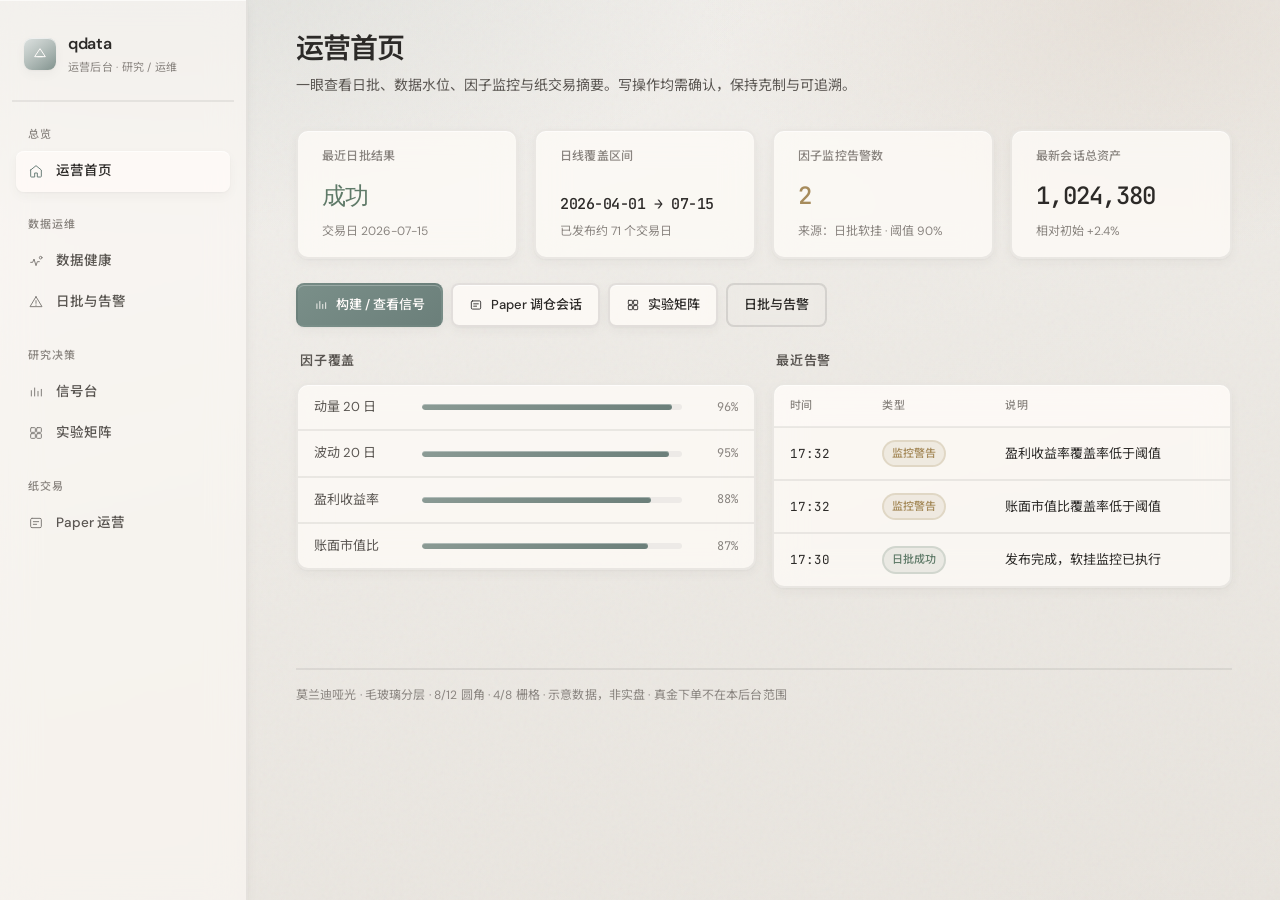
<file: ui/ops-console/index.html>
<!DOCTYPE html>
<html lang="zh-CN">
<head>
  <meta charset="UTF-8" />
  <meta name="viewport" content="width=device-width, initial-scale=1" />
  <title>qdata 运营后台</title>
  <link rel="preconnect" href="https://fonts.googleapis.com" />
  <link rel="preconnect" href="https://fonts.gstatic.com" crossorigin />
  <link href="https://fonts.googleapis.com/css2?family=DM+Sans:opsz,wght@9..40,400;9..40,500;9..40,600;9..40,700&family=JetBrains+Mono:wght@400;500&family=Noto+Sans+SC:wght@400;500;600;700&display=swap" rel="stylesheet" />
  <style>
    /* ========== 设计令牌：4/8 尺寸 · 莫兰迪 · 毛玻璃 ========== */
    :root {
      --space-1: 4px;
      --space-2: 8px;
      --space-3: 12px;
      --space-4: 16px;
      --space-5: 24px;
      --space-6: 32px;
      --space-7: 48px;
      --space-8: 64px;

      --r-sm: 8px;
      --r-md: 12px;

      --line: 2px;

      /* 低饱和莫兰迪 */
      --bg-0: #F3F1EE;
      --bg-1: #EDEAE5;
      --ink: #2C2A28;
      --ink-2: #5A5652;
      --ink-3: #8A8580;
      --surface: rgba(255, 252, 248, 0.72);
      --surface-solid: #FFFCFA;
      --glass: rgba(255, 252, 248, 0.55);
      --glass-strong: rgba(255, 252, 248, 0.78);
      --border: rgba(44, 42, 40, 0.08);
      --border-strong: rgba(44, 42, 40, 0.12);

      --accent: #6B7F7A;       /* 鼠尾草绿灰 */
      --accent-2: #8B7355;     /* 暖陶土灰 */
      --accent-soft: rgba(107, 127, 122, 0.12);
      --up: #5F7A68;
      --down: #A66A5E;
      --warn: #A68B5B;

      --shadow-1: 0 1px 2px rgba(44, 42, 40, 0.04), 0 4px 12px rgba(44, 42, 40, 0.04);
      --shadow-2: 0 2px 4px rgba(44, 42, 40, 0.05), 0 12px 28px rgba(44, 42, 40, 0.07);
      --shadow-hover: 0 4px 8px rgba(44, 42, 40, 0.06), 0 16px 40px rgba(44, 42, 40, 0.1);
      --highlight: inset 0 1px 0 rgba(255, 255, 255, 0.65);

      --font: "DM Sans", "Noto Sans SC", system-ui, sans-serif;
      --mono: "JetBrains Mono", ui-monospace, monospace;

      --nav-w: 248px;
      --grid-max: 1120px;
      --ease: cubic-bezier(0.22, 1, 0.36, 1);
      --dur: 220ms;
    }

    * { box-sizing: border-box; }
    html, body { height: 100%; margin: 0; }
    body {
      font-family: var(--font);
      color: var(--ink);
      font-size: 14px;
      line-height: 1.55;
      background:
        radial-gradient(1200px 600px at 10% -10%, rgba(168, 175, 168, 0.28), transparent 55%),
        radial-gradient(900px 500px at 90% 0%, rgba(196, 176, 156, 0.22), transparent 50%),
        linear-gradient(165deg, var(--bg-0) 0%, var(--bg-1) 48%, #E8E4DE 100%);
      background-attachment: fixed;
      -webkit-font-smoothing: antialiased;
    }

    /* 哑光噪点层（极弱） */
    body::before {
      content: "";
      position: fixed;
      inset: 0;
      pointer-events: none;
      opacity: 0.035;
      z-index: 0;
      background-image: url("data:image/svg+xml,%3Csvg viewBox='0 0 256 256' xmlns='http://www.w3.org/2000/svg'%3E%3Cfilter id='n'%3E%3CfeTurbulence type='fractalNoise' baseFrequency='0.85' numOctaves='4' stitchTiles='stitch'/%3E%3C/filter%3E%3Crect width='100%25' height='100%25' filter='url(%23n)'/%3E%3C/svg%3E");
    }

    .shell {
      position: relative;
      z-index: 1;
      display: grid;
      grid-template-columns: var(--nav-w) 1fr;
      min-height: 100%;
      gap: 0;
    }

    /* —— 侧栏：毛玻璃 —— */
    .nav {
      position: sticky;
      top: 0;
      height: 100vh;
      padding: var(--space-5) var(--space-3) var(--space-6);
      background: var(--glass);
      backdrop-filter: blur(18px) saturate(1.1);
      -webkit-backdrop-filter: blur(18px) saturate(1.1);
      border-right: var(--line) solid var(--border);
      box-shadow: var(--highlight), var(--shadow-1);
      overflow-y: auto;
    }

    .brand {
      display: flex;
      align-items: center;
      gap: var(--space-3);
      padding: var(--space-2) var(--space-3) var(--space-5);
      margin-bottom: var(--space-2);
      border-bottom: var(--line) solid var(--border);
    }
    .brand-mark {
      width: 32px;
      height: 32px;
      border-radius: var(--r-sm);
      background:
        linear-gradient(145deg, rgba(255,255,255,0.7), rgba(255,255,255,0.15)),
        linear-gradient(135deg, #8A9A94, #6B7F7A);
      box-shadow: var(--shadow-1), var(--highlight);
      display: grid;
      place-items: center;
      flex-shrink: 0;
    }
    .brand-mark svg { width: 16px; height: 16px; stroke: #FFFCFA; fill: none; stroke-width: 1.5; }
    .brand-text strong {
      display: block;
      font-size: 16px;
      font-weight: 600;
      letter-spacing: -0.02em;
      color: var(--ink);
    }
    .brand-text span {
      display: block;
      margin-top: 2px;
      font-size: 11px;
      color: var(--ink-3);
      letter-spacing: 0.02em;
    }

    .nav-group { margin-top: var(--space-5); padding: 0 var(--space-1); }
    .nav-label {
      font-size: 11px;
      font-weight: 500;
      color: var(--ink-3);
      letter-spacing: 0.1em;
      padding: 0 var(--space-3) var(--space-2);
    }

    .nav button {
      display: flex;
      align-items: center;
      gap: var(--space-3);
      width: 100%;
      text-align: left;
      border: none;
      background: transparent;
      color: var(--ink-2);
      font: inherit;
      font-size: 13.5px;
      font-weight: 500;
      padding: 10px var(--space-3);
      border-radius: var(--r-sm);
      cursor: pointer;
      transition: background var(--dur) var(--ease), color var(--dur) var(--ease), transform var(--dur) var(--ease);
    }
    .nav button svg {
      width: 16px;
      height: 16px;
      stroke: currentColor;
      fill: none;
      stroke-width: 1.5;
      stroke-linecap: round;
      stroke-linejoin: round;
      flex-shrink: 0;
      opacity: 0.75;
    }
    .nav button:hover {
      background: rgba(255, 255, 255, 0.45);
      color: var(--ink);
    }
    .nav button.active {
      background: var(--glass-strong);
      color: var(--ink);
      box-shadow: var(--shadow-1), var(--highlight);
    }
    .nav button.active svg { opacity: 1; stroke: var(--accent); }

    /* —— 主区 —— */
    .main {
      padding: var(--space-6) var(--space-7) var(--space-8);
      max-width: calc(var(--grid-max) + var(--space-7) * 2);
    }

    .page-head {
      margin-bottom: var(--space-6);
      max-width: 40em;
    }
    .page-head h1 {
      margin: 0 0 var(--space-2);
      font-size: 28px;
      font-weight: 600;
      letter-spacing: -0.03em;
      color: var(--ink);
      line-height: 1.2;
    }
    .page-head p {
      margin: 0;
      font-size: 14px;
      color: var(--ink-2);
      line-height: 1.65;
    }

    /* 卡片网格 */
    .metrics {
      display: grid;
      grid-template-columns: repeat(4, 1fr);
      gap: var(--space-4);
      margin-bottom: var(--space-5);
    }

    .card {
      background: var(--surface);
      backdrop-filter: blur(16px) saturate(1.05);
      -webkit-backdrop-filter: blur(16px) saturate(1.05);
      border: var(--line) solid var(--border);
      border-radius: var(--r-md);
      box-shadow: var(--shadow-1), var(--highlight);
      transition: transform var(--dur) var(--ease), box-shadow var(--dur) var(--ease), border-color var(--dur) var(--ease);
    }
    .card:hover {
      transform: translateY(-2px);
      box-shadow: var(--shadow-hover), var(--highlight);
      border-color: var(--border-strong);
    }

    .metric {
      padding: var(--space-4) var(--space-5);
      min-height: 112px;
      display: flex;
      flex-direction: column;
      justify-content: space-between;
    }
    .metric .label {
      font-size: 12px;
      font-weight: 500;
      color: var(--ink-3);
      letter-spacing: 0.02em;
    }
    .metric .value {
      font-family: var(--mono);
      font-size: 24px;
      font-weight: 500;
      font-variant-numeric: tabular-nums;
      letter-spacing: -0.03em;
      color: var(--ink);
      margin-top: var(--space-3);
    }
    .metric .value.sm { font-size: 15px; line-height: 1.35; }
    .metric .hint {
      margin-top: var(--space-2);
      font-size: 12px;
      color: var(--ink-3);
    }
    .metric .value.up { color: var(--up); }
    .metric .value.down { color: var(--down); }
    .metric .value.warn { color: var(--warn); }
    .metric .value.accent { color: var(--accent); }

    .section { margin-bottom: var(--space-6); }
    .section-head {
      display: flex;
      align-items: baseline;
      justify-content: space-between;
      margin-bottom: var(--space-3);
      padding: 0 var(--space-1);
    }
    .section-head h2 {
      margin: 0;
      font-size: 13px;
      font-weight: 600;
      letter-spacing: 0.06em;
      color: var(--ink-2);
    }

    .panel {
      padding: 0;
      overflow: hidden;
    }

    table {
      width: 100%;
      border-collapse: collapse;
      font-size: 13px;
    }
    th, td {
      text-align: left;
      padding: 12px var(--space-4);
      border-bottom: var(--line) solid var(--border);
    }
    th {
      font-weight: 500;
      font-size: 11px;
      letter-spacing: 0.04em;
      color: var(--ink-3);
      background: rgba(255, 252, 248, 0.4);
    }
    td { color: var(--ink); }
    td.num {
      font-family: var(--mono);
      font-variant-numeric: tabular-nums;
      font-size: 12.5px;
    }
    tr:last-child td { border-bottom: 0; }
    tbody tr {
      transition: background var(--dur) var(--ease);
    }
    tbody tr:hover td {
      background: rgba(107, 127, 122, 0.06);
    }

    .actions {
      display: flex;
      flex-wrap: wrap;
      gap: var(--space-2);
      margin-bottom: var(--space-5);
    }

    .btn {
      display: inline-flex;
      align-items: center;
      gap: var(--space-2);
      border: var(--line) solid var(--border-strong);
      background: var(--glass-strong);
      backdrop-filter: blur(10px);
      -webkit-backdrop-filter: blur(10px);
      color: var(--ink);
      font: inherit;
      font-size: 13px;
      font-weight: 500;
      padding: 10px var(--space-4);
      border-radius: var(--r-sm);
      cursor: pointer;
      box-shadow: var(--shadow-1), var(--highlight);
      transition: transform var(--dur) var(--ease), box-shadow var(--dur) var(--ease), background var(--dur) var(--ease);
    }
    .btn svg {
      width: 14px;
      height: 14px;
      stroke: currentColor;
      fill: none;
      stroke-width: 1.5;
      stroke-linecap: round;
      stroke-linejoin: round;
    }
    .btn:hover {
      transform: translateY(-1px);
      box-shadow: var(--shadow-2), var(--highlight);
    }
    .btn:active { transform: translateY(0); }
    .btn.primary {
      background: linear-gradient(145deg, #7A8F89 0%, var(--accent) 100%);
      border-color: transparent;
      color: #FFFCFA;
      box-shadow: var(--shadow-1), inset 0 1px 0 rgba(255,255,255,0.25);
    }
    .btn.primary:hover { filter: brightness(1.03); }
    .btn.ghost {
      background: transparent;
      box-shadow: none;
    }
    .btn.sm { padding: 6px 10px; font-size: 12px; }

    .status {
      display: inline-flex;
      align-items: center;
      gap: 4px;
      font-size: 11px;
      font-weight: 500;
      padding: 3px 8px;
      border-radius: 999px;
      border: var(--line) solid transparent;
    }
    .status.ok {
      color: var(--up);
      background: rgba(95, 122, 104, 0.1);
      border-color: rgba(95, 122, 104, 0.18);
    }
    .status.fail {
      color: var(--down);
      background: rgba(166, 106, 94, 0.1);
      border-color: rgba(166, 106, 94, 0.18);
    }
    .status.warn {
      color: var(--warn);
      background: rgba(166, 139, 91, 0.12);
      border-color: rgba(166, 139, 91, 0.2);
    }

    .split {
      display: grid;
      grid-template-columns: 1fr 1fr;
      gap: var(--space-4);
    }

    .bar-row {
      display: grid;
      grid-template-columns: 96px 1fr 44px;
      gap: var(--space-3);
      align-items: center;
      padding: 12px var(--space-4);
      border-bottom: var(--line) solid var(--border);
      font-size: 13px;
      color: var(--ink-2);
    }
    .bar-row:last-child { border-bottom: 0; }
    .bar-track {
      height: 6px;
      background: rgba(44, 42, 40, 0.06);
      border-radius: 999px;
      overflow: hidden;
    }
    .bar-fill {
      height: 100%;
      border-radius: inherit;
      background: linear-gradient(90deg, #8A9A94, var(--accent));
      box-shadow: inset 0 1px 0 rgba(255,255,255,0.35);
    }
    .bar-row .num {
      font-family: var(--mono);
      font-size: 12px;
      text-align: right;
      color: var(--ink-3);
    }

    .page { display: none; animation: fadeIn 320ms var(--ease); }
    .page.active { display: block; }

    @keyframes fadeIn {
      from { opacity: 0; transform: translateY(6px); }
      to { opacity: 1; transform: translateY(0); }
    }

    .foot {
      margin-top: var(--space-7);
      padding-top: var(--space-4);
      border-top: var(--line) solid var(--border);
      font-size: 12px;
      color: var(--ink-3);
      letter-spacing: 0.01em;
    }

    /* 响应式 */
    @media (max-width: 1100px) {
      .metrics { grid-template-columns: repeat(2, 1fr); }
    }
    @media (max-width: 900px) {
      .shell { grid-template-columns: 1fr; }
      .nav {
        height: auto;
        position: relative;
        border-right: 0;
        border-bottom: var(--line) solid var(--border);
      }
      .split { grid-template-columns: 1fr; }
      .main { padding: var(--space-5) var(--space-4) var(--space-7); }
      .page-head h1 { font-size: 24px; }
    }
    @media (max-width: 520px) {
      .metrics { grid-template-columns: 1fr; }
    }
  </style>
</head>
<body>
  <!-- 细线 icon 模板（等距轻描） -->
  <svg xmlns="http://www.w3.org/2000/svg" style="display:none">
    <symbol id="i-home" viewBox="0 0 24 24"><path d="M4 10.5 12 4l8 6.5V20a1 1 0 0 1-1 1h-5v-6H10v6H5a1 1 0 0 1-1-1v-9.5z"/></symbol>
    <symbol id="i-health" viewBox="0 0 24 24"><path d="M4 14h3l2-5 3 10 2-6h3"/><circle cx="19" cy="7" r="2"/></symbol>
    <symbol id="i-alert" viewBox="0 0 24 24"><path d="M12 4 3 19h18L12 4z"/><path d="M12 10v4M12 16.5v.5"/></symbol>
    <symbol id="i-signal" viewBox="0 0 24 24"><path d="M5 18V10M10 18V6M15 18v-7M20 18V8"/></symbol>
    <symbol id="i-grid" viewBox="0 0 24 24"><rect x="4" y="4" width="7" height="7" rx="1"/><rect x="13" y="4" width="7" height="7" rx="1"/><rect x="4" y="13" width="7" height="7" rx="1"/><rect x="13" y="13" width="7" height="7" rx="1"/></symbol>
    <symbol id="i-paper" viewBox="0 0 24 24"><rect x="4" y="5" width="16" height="14" rx="2"/><path d="M8 10h8M8 14h5"/></symbol>
    <symbol id="i-mark" viewBox="0 0 24 24"><circle cx="12" cy="12" r="8"/><path d="M12 8v4l3 2"/></symbol>
    <symbol id="i-export" viewBox="0 0 24 24"><path d="M12 4v10M8 8l4-4 4 4M5 16v3h14v-3"/></symbol>
    <symbol id="i-arrow" viewBox="0 0 24 24"><path d="M5 12h14M13 6l6 6-6 6"/></symbol>
    <symbol id="i-logo" viewBox="0 0 24 24"><path d="M4 16 12 4l8 12H4z"/><path d="M8 16h8"/></symbol>
  </svg>

  <div class="shell">
    <aside class="nav">
      <div class="brand">
        <div class="brand-mark" aria-hidden="true">
          <svg><use href="#i-logo"/></svg>
        </div>
        <div class="brand-text">
          <strong>qdata</strong>
          <span>运营后台 · 研究 / 运维</span>
        </div>
      </div>

      <div class="nav-group">
        <div class="nav-label">总览</div>
        <button type="button" class="active" data-page="home">
          <svg><use href="#i-home"/></svg>运营首页
        </button>
      </div>
      <div class="nav-group">
        <div class="nav-label">数据运维</div>
        <button type="button" data-page="health">
          <svg><use href="#i-health"/></svg>数据健康
        </button>
        <button type="button" data-page="ops">
          <svg><use href="#i-alert"/></svg>日批与告警
        </button>
      </div>
      <div class="nav-group">
        <div class="nav-label">研究决策</div>
        <button type="button" data-page="signal">
          <svg><use href="#i-signal"/></svg>信号台
        </button>
        <button type="button" data-page="experiment">
          <svg><use href="#i-grid"/></svg>实验矩阵
        </button>
      </div>
      <div class="nav-group">
        <div class="nav-label">纸交易</div>
        <button type="button" data-page="paper">
          <svg><use href="#i-paper"/></svg>Paper 运营
        </button>
      </div>
    </aside>

    <main class="main">
      <!-- 运营首页 -->
      <section id="page-home" class="page active">
        <div class="page-head">
          <h1>运营首页</h1>
          <p>一眼查看日批、数据水位、因子监控与纸交易摘要。写操作均需确认，保持克制与可追溯。</p>
        </div>

        <div class="metrics">
          <div class="card metric">
            <div class="label">最近日批结果</div>
            <div>
              <div class="value up">成功</div>
              <div class="hint">交易日 2026-07-15</div>
            </div>
          </div>
          <div class="card metric">
            <div class="label">日线覆盖区间</div>
            <div>
              <div class="value sm">2026-04-01 → 07-15</div>
              <div class="hint">已发布约 71 个交易日</div>
            </div>
          </div>
          <div class="card metric">
            <div class="label">因子监控告警数</div>
            <div>
              <div class="value warn">2</div>
              <div class="hint">来源：日批软挂 · 阈值 90%</div>
            </div>
          </div>
          <div class="card metric">
            <div class="label">最新会话总资产</div>
            <div>
              <div class="value">1,024,380</div>
              <div class="hint">相对初始 +2.4%</div>
            </div>
          </div>
        </div>

        <div class="actions">
          <button type="button" class="btn primary" data-page="signal">
            <svg><use href="#i-signal"/></svg>构建 / 查看信号
          </button>
          <button type="button" class="btn" data-page="paper">
            <svg><use href="#i-paper"/></svg>Paper 调仓会话
          </button>
          <button type="button" class="btn" data-page="experiment">
            <svg><use href="#i-grid"/></svg>实验矩阵
          </button>
          <button type="button" class="btn ghost" data-page="ops">日批与告警</button>
        </div>

        <div class="split">
          <div class="section">
            <div class="section-head"><h2>因子覆盖</h2></div>
            <div class="card panel">
              <div class="bar-row"><span>动量 20 日</span><div class="bar-track"><div class="bar-fill" style="width:96%"></div></div><span class="num">96%</span></div>
              <div class="bar-row"><span>波动 20 日</span><div class="bar-track"><div class="bar-fill" style="width:95%"></div></div><span class="num">95%</span></div>
              <div class="bar-row"><span>盈利收益率</span><div class="bar-track"><div class="bar-fill" style="width:88%"></div></div><span class="num">88%</span></div>
              <div class="bar-row"><span>账面市值比</span><div class="bar-track"><div class="bar-fill" style="width:87%"></div></div><span class="num">87%</span></div>
            </div>
          </div>
          <div class="section">
            <div class="section-head"><h2>最近告警</h2></div>
            <div class="card panel">
              <table>
                <thead><tr><th>时间</th><th>类型</th><th>说明</th></tr></thead>
                <tbody>
                  <tr><td class="num">17:32</td><td><span class="status warn">监控警告</span></td><td>盈利收益率覆盖率低于阈值</td></tr>
                  <tr><td class="num">17:32</td><td><span class="status warn">监控警告</span></td><td>账面市值比覆盖率低于阈值</td></tr>
                  <tr><td class="num">17:30</td><td><span class="status ok">日批成功</span></td><td>发布完成，软挂监控已执行</td></tr>
                </tbody>
              </table>
            </div>
          </div>
        </div>
      </section>

      <!-- 数据健康 -->
      <section id="page-health" class="page">
        <div class="page-head">
          <h1>数据健康</h1>
          <p>发布连续性、全市场行数与验收状态。研究读数前请先确认此处状态正常。</p>
        </div>
        <div class="metrics">
          <div class="card metric">
            <div class="label">最新发布日</div>
            <div><div class="value sm">2026-07-15</div><div class="hint">数据集版本</div></div>
          </div>
          <div class="card metric">
            <div class="label">连续发布天数</div>
            <div><div class="value accent">11</div><div class="hint">区间内无断档</div></div>
          </div>
          <div class="card metric">
            <div class="label">全市场行数</div>
            <div><div class="value">5,201</div><div class="hint">当日日线</div></div>
          </div>
          <div class="card metric">
            <div class="label">验收状态</div>
            <div><div class="value up">通过</div><div class="hint">发布验收</div></div>
          </div>
        </div>
        <div class="section">
          <div class="section-head"><h2>水位明细</h2></div>
          <div class="card panel">
            <table>
              <thead>
                <tr><th>数据表</th><th>中文说明</th><th>起始日</th><th>截止日</th><th>行数</th></tr>
              </thead>
              <tbody>
                <tr><td class="num">daily_bar</td><td>日线行情</td><td class="num">2026-04-01</td><td class="num">2026-07-15</td><td class="num">369,257</td></tr>
                <tr><td class="num">daily_basic</td><td>每日估值指标</td><td class="num">2026-01-02</td><td class="num">2026-07-15</td><td class="num">722,000</td></tr>
                <tr><td class="num">fin_statement</td><td>财务报表（时点正确）</td><td class="num">—</td><td class="num">—</td><td class="num">23,623</td></tr>
                <tr><td class="num">factor_value</td><td>种子因子</td><td class="num">2026-07-01</td><td class="num">2026-07-15</td><td class="num">~57,000 / 因子</td></tr>
              </tbody>
            </table>
          </div>
        </div>
      </section>

      <!-- 日批与告警 -->
      <section id="page-ops" class="page">
        <div class="page-head">
          <h1>日批与告警</h1>
          <p>区分硬失败与软监控：日批失败阻断发布；因子监控警告不阻断。</p>
        </div>
        <div class="metrics">
          <div class="card metric">
            <div class="label">今日日批</div>
            <div><div class="value up">成功</div><div class="hint">含增量数据 / 行业 / 因子</div></div>
          </div>
          <div class="card metric">
            <div class="label">软挂监控</div>
            <div><div class="value accent">已执行</div><div class="hint">日批后自动触发</div></div>
          </div>
          <div class="card metric">
            <div class="label">硬失败次数</div>
            <div><div class="value">0</div><div class="hint">近 5 个交易日</div></div>
          </div>
          <div class="card metric">
            <div class="label">监控警告次数</div>
            <div><div class="value warn">2</div><div class="hint">不阻断发布</div></div>
          </div>
        </div>
        <div class="section">
          <div class="section-head"><h2>事件流</h2></div>
          <div class="card panel">
            <table>
              <thead><tr><th>级别</th><th>标题</th><th>中文说明</th></tr></thead>
              <tbody>
                <tr><td><span class="status ok">成功</span></td><td class="num">daily_run OK</td><td>日批成功，数据已发布</td></tr>
                <tr><td><span class="status warn">警告</span></td><td class="num">factor_monitor WARN</td><td>因子监控警告，覆盖率偏低</td></tr>
                <tr><td><span class="status fail">失败</span></td><td class="num">daily_run FAIL</td><td>日批失败（示例文案）</td></tr>
              </tbody>
            </table>
          </div>
        </div>
      </section>

      <!-- 信号台 -->
      <section id="page-signal" class="page">
        <div class="page-head">
          <h1>信号台</h1>
          <p>查看信号日目标权重、行业暴露与可交易性；支持批量研判与调仓衔接。</p>
        </div>
        <div class="metrics">
          <div class="card metric">
            <div class="label">信号日</div>
            <div><div class="value sm">2026-07-15</div><div class="hint">asof</div></div>
          </div>
          <div class="card metric">
            <div class="label">因子 / 加权</div>
            <div><div class="value sm">盈利收益率 / 等权</div><div class="hint">ep · equal</div></div>
          </div>
          <div class="card metric">
            <div class="label">成分数</div>
            <div><div class="value">50</div><div class="hint">权重合计 1.0000</div></div>
          </div>
          <div class="card metric">
            <div class="label">不可交易数</div>
            <div><div class="value warn">3</div><div class="hint">涨跌停或停牌预览</div></div>
          </div>
        </div>
        <div class="actions">
          <button type="button" class="btn primary"><svg><use href="#i-mark"/></svg>批量研判 TopN</button>
          <button type="button" class="btn"><svg><use href="#i-export"/></svg>导出权重</button>
          <button type="button" class="btn" data-page="paper"><svg><use href="#i-arrow"/></svg>据此调仓</button>
        </div>
        <div class="section">
          <div class="section-head"><h2>目标权重（示意前 6 名）</h2></div>
          <div class="card panel">
            <table>
              <thead>
                <tr><th>代码</th><th>权重</th><th>可交易</th><th>操作</th></tr>
              </thead>
              <tbody>
                <tr><td class="num">600519.SH</td><td class="num">0.0200</td><td><span class="status ok">可交易</span></td><td><button class="btn sm ghost">打开研判</button></td></tr>
                <tr><td class="num">000858.SZ</td><td class="num">0.0200</td><td><span class="status ok">可交易</span></td><td><button class="btn sm ghost">打开研判</button></td></tr>
                <tr><td class="num">601318.SH</td><td class="num">0.0200</td><td><span class="status warn">受限</span></td><td><button class="btn sm ghost">打开研判</button></td></tr>
                <tr><td class="num">600036.SH</td><td class="num">0.0200</td><td><span class="status ok">可交易</span></td><td><button class="btn sm ghost">打开研判</button></td></tr>
                <tr><td class="num">000333.SZ</td><td class="num">0.0200</td><td><span class="status ok">可交易</span></td><td><button class="btn sm ghost">打开研判</button></td></tr>
                <tr><td class="num">600276.SH</td><td class="num">0.0200</td><td><span class="status fail">阻断</span></td><td><button class="btn sm ghost">打开研判</button></td></tr>
              </tbody>
            </table>
          </div>
        </div>
      </section>

      <!-- 实验矩阵 -->
      <section id="page-experiment" class="page">
        <div class="page-head">
          <h1>实验矩阵</h1>
          <p>对比因子与加权方式的回测指标；选中最优单元后可显式挂钩纸交易调仓。</p>
        </div>
        <div class="section">
          <div class="section-head"><h2>指标对比</h2></div>
          <div class="card panel">
            <table>
              <thead>
                <tr>
                  <th>因子</th>
                  <th>加权方式</th>
                  <th>夏普比率</th>
                  <th>年化收益</th>
                  <th>最大回撤</th>
                  <th>状态</th>
                </tr>
              </thead>
              <tbody>
                <tr>
                  <td>盈利收益率</td><td>等权</td>
                  <td class="num up">7.56</td><td class="num">139.6%</td><td class="num">-2.96%</td>
                  <td><span class="status ok">成功</span></td>
                </tr>
                <tr>
                  <td>盈利收益率</td><td>行业中性</td>
                  <td class="num up">6.75</td><td class="num">147.2%</td><td class="num">-3.67%</td>
                  <td><span class="status ok">成功</span></td>
                </tr>
                <tr>
                  <td>动量 20 日</td><td>等权</td>
                  <td class="num down">-2.25</td><td class="num down">-95.9%</td><td class="num">-13.6%</td>
                  <td><span class="status ok">成功</span></td>
                </tr>
              </tbody>
            </table>
          </div>
        </div>
        <div class="actions">
          <button type="button" class="btn primary">用最优单元挂钩调仓</button>
          <button type="button" class="btn ghost">查看实验编号</button>
        </div>
      </section>

      <!-- Paper -->
      <section id="page-paper" class="page">
        <div class="page-head">
          <h1>Paper 运营</h1>
          <p>查看会话账户、成交拒单与日终盯市；支持多会话横向对比。</p>
        </div>
        <div class="metrics">
          <div class="card metric">
            <div class="label">现金</div>
            <div><div class="value">412,000</div><div class="hint">未投入部分</div></div>
          </div>
          <div class="card metric">
            <div class="label">持仓市值</div>
            <div><div class="value">612,380</div><div class="hint">按调仓日价</div></div>
          </div>
          <div class="card metric">
            <div class="label">总资产</div>
            <div><div class="value">1,024,380</div><div class="hint">现金 + 市值</div></div>
          </div>
          <div class="card metric">
            <div class="label">成交 / 拒单</div>
            <div><div class="value sm">48 / 2</div><div class="hint">含风控拒单</div></div>
          </div>
        </div>
        <div class="metrics">
          <div class="card metric">
            <div class="label">盯市日总资产</div>
            <div><div class="value">1,031,200</div><div class="hint">盯市日 2026-07-15</div></div>
          </div>
          <div class="card metric">
            <div class="label">相对初始盈亏</div>
            <div><div class="value up">+31,200</div><div class="hint">相对初始资金</div></div>
          </div>
          <div class="card metric">
            <div class="label">相对调仓盈亏</div>
            <div><div class="value up">+6,820</div><div class="hint">相对调仓后快照</div></div>
          </div>
          <div class="card metric">
            <div class="label">实验挂钩</div>
            <div><div class="value sm">盈利收益率 / 等权</div><div class="hint">已启用挂钩</div></div>
          </div>
        </div>
        <div class="actions">
          <button type="button" class="btn primary"><svg><use href="#i-mark"/></svg>执行日终盯市</button>
          <button type="button" class="btn">对比所选会话</button>
        </div>
        <div class="section">
          <div class="section-head"><h2>会话对比</h2></div>
          <div class="card panel">
            <table>
              <thead>
                <tr>
                  <th>会话编号</th>
                  <th>信号日</th>
                  <th>总资产</th>
                  <th>成交笔数</th>
                  <th>相对初始盈亏</th>
                </tr>
              </thead>
              <tbody>
                <tr>
                  <td class="num">ps_…5b921d60</td>
                  <td class="num">2026-07-15</td>
                  <td class="num">1,024,380</td>
                  <td class="num">48</td>
                  <td class="num up">+24,380</td>
                </tr>
                <tr>
                  <td class="num">ps_…4561fd89</td>
                  <td class="num">2026-07-15</td>
                  <td class="num">998,120</td>
                  <td class="num">41</td>
                  <td class="num down">-1,880</td>
                </tr>
              </tbody>
            </table>
          </div>
        </div>
      </section>

      <div class="foot">
        莫兰迪哑光 · 毛玻璃分层 · 8/12 圆角 · 4/8 栅格 · 示意数据，非实盘 · 真金下单不在本后台范围
      </div>
    </main>
  </div>

  <script>
    const buttons = document.querySelectorAll("[data-page]");
    const pages = document.querySelectorAll(".page");
    const navBtns = document.querySelectorAll(".nav button[data-page]");

    function show(id) {
      pages.forEach((p) => {
        const on = p.id === "page-" + id;
        p.classList.toggle("active", on);
        if (on) {
          p.style.animation = "none";
          void p.offsetWidth;
          p.style.animation = "";
        }
      });
      navBtns.forEach((b) => b.classList.toggle("active", b.dataset.page === id));
      window.scrollTo({ top: 0, behavior: "smooth" });
    }

    buttons.forEach((b) => {
      b.addEventListener("click", () => show(b.dataset.page));
    });
  </script>
</body>
</html>
</file>
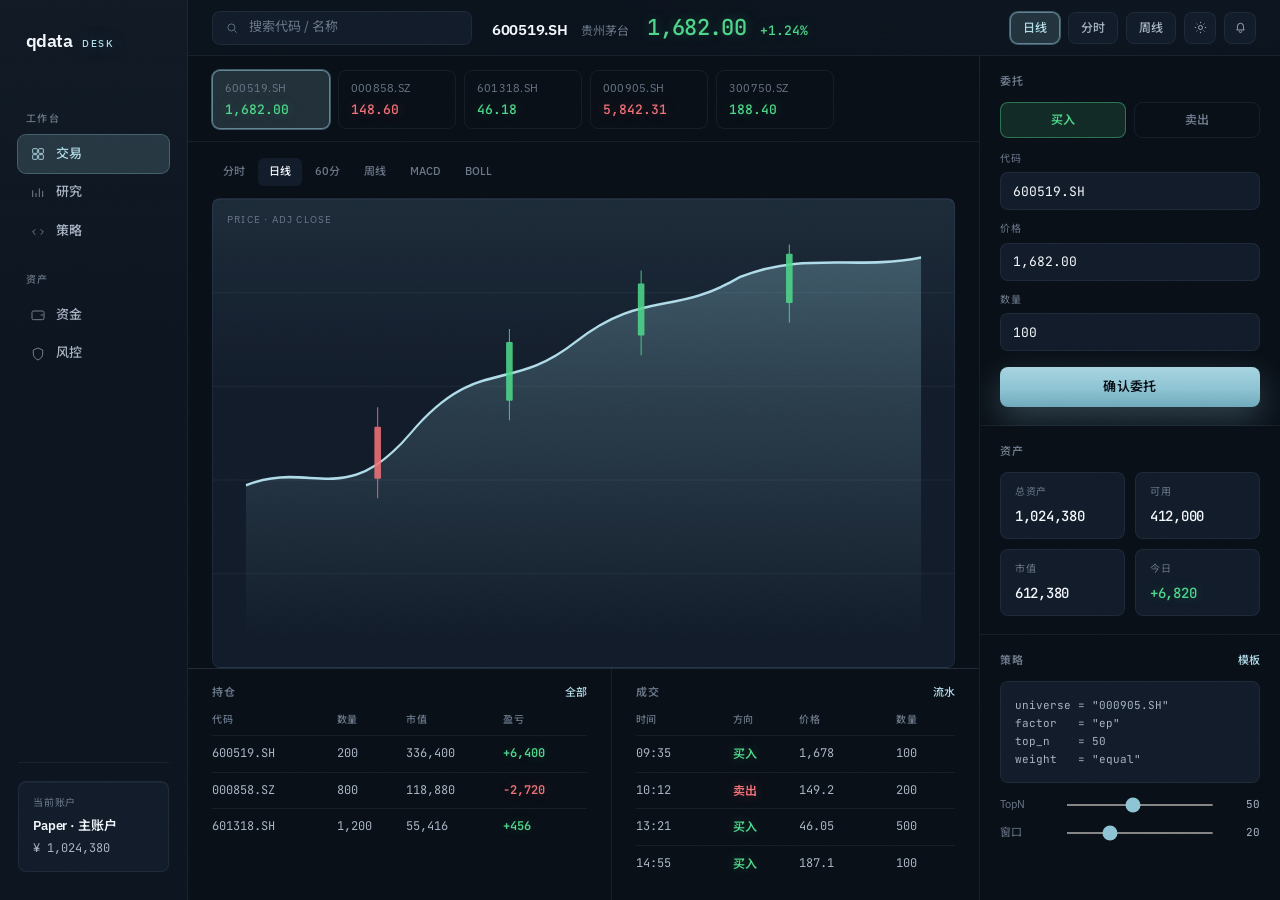
<file: ui/trading-terminal/index.html>
<!DOCTYPE html>
<html lang="zh-CN" data-theme="dark">
<head>
  <meta charset="UTF-8" />
  <meta name="viewport" content="width=device-width, initial-scale=1" />
  <title>qdata · Institutional Terminal</title>
  <link rel="preconnect" href="https://fonts.googleapis.com" />
  <link rel="preconnect" href="https://fonts.gstatic.com" crossorigin />
  <link href="https://fonts.googleapis.com/css2?family=IBM+Plex+Sans:wght@400;500;600;700&family=JetBrains+Mono:wght@400;500;600&family=Noto+Sans+SC:wght@400;500;600&display=swap" rel="stylesheet" />
  <style>
    :root {
      --pad: 8px;
      --r: 8px;
      --font: "IBM Plex Sans", "Noto Sans SC", system-ui, sans-serif;
      --mono: "JetBrains Mono", ui-monospace, monospace;
      --ease: cubic-bezier(0.16, 1, 0.3, 1);
      --nav: 212px;
      --rail: 328px;
    }

    html[data-theme="dark"] {
      --bg: #0A1018;
      --bg-2: #0D1520;
      --panel: #121C2A;
      --panel-2: #172433;
      --line: rgba(160, 190, 220, 0.08);
      --line-2: rgba(160, 190, 220, 0.14);
      --text: #F4F8FC;
      --text-2: #A8B4C4;
      --text-3: #6A788A;
      --accent: #8EC4D4;
      --accent-hi: #B0DBE8;
      --accent-dim: rgba(142, 196, 212, 0.18);
      --up: #4ED68A;
      --down: #F07178;
      --glow: 0 0 0 1px rgba(142, 196, 212, 0.42);
      --shade: 0 20px 56px rgba(0, 0, 0, 0.5);
      --inset: inset 0 1px 0 rgba(180, 210, 230, 0.05);
      --atmosphere: radial-gradient(900px 420px at 78% -12%, rgba(142, 196, 212, 0.12), transparent 55%);
      --btn-grad: linear-gradient(180deg, #A8D4E0 0%, #8EC4D4 55%, #6FAABB 100%);
      --btn-text: #0A1018;
      --grain-opacity: 0.038;
      --frost-opacity: 0.022;
    }

    html[data-theme="light"] {
      --bg: #EEF2F6;
      --bg-2: #E4EAF1;
      --panel: #F7FAFC;
      --panel-2: #EEF3F8;
      --line: rgba(20, 40, 60, 0.08);
      --line-2: rgba(20, 40, 60, 0.14);
      --text: #0E1620;
      --text-2: #3A4A5C;
      --text-3: #6B7A8C;
      --accent: #4A8A9E;
      --accent-hi: #2F6A7E;
      --accent-dim: rgba(74, 138, 158, 0.14);
      --up: #1A9B4F;
      --down: #D64545;
      --glow: 0 0 0 1px rgba(74, 138, 158, 0.38);
      --shade: 0 14px 40px rgba(18, 32, 48, 0.1);
      --inset: inset 0 1px 0 rgba(255, 255, 255, 0.85);
      --atmosphere: radial-gradient(900px 420px at 78% -12%, rgba(74, 138, 158, 0.1), transparent 55%);
      --btn-grad: linear-gradient(180deg, #5A9BB0 0%, #4A8A9E 55%, #3A7386 100%);
      --btn-text: #F7FAFC;
      --grain-opacity: 0.028;
      --frost-opacity: 0.016;
    }

    * { box-sizing: border-box; margin: 0; padding: 0; }
    html, body { height: 100%; }
    body {
      font-family: var(--font);
      font-size: 13px;
      color: var(--text);
      background: var(--bg);
      line-height: 1.45;
      overflow: hidden;
      -webkit-font-smoothing: antialiased;
    }
    /* Frosted film grain over the desk (pointer-events none) */
    body::before,
    body::after {
      content: "";
      position: fixed;
      inset: 0;
      z-index: 40;
      pointer-events: none;
    }
    body::before {
      opacity: var(--grain-opacity);
      mix-blend-mode: soft-light;
      /* lower baseFrequency + larger tile = coarser grain */
      background-image: url("data:image/svg+xml,%3Csvg viewBox='0 0 256 256' xmlns='http://www.w3.org/2000/svg'%3E%3Cfilter id='n'%3E%3CfeTurbulence type='fractalNoise' baseFrequency='0.45' numOctaves='3' stitchTiles='stitch'/%3E%3CfeColorMatrix type='saturate' values='0'/%3E%3C/filter%3E%3Crect width='100%25' height='100%25' filter='url(%23n)'/%3E%3C/svg%3E");
      background-size: 280px 280px;
      background-repeat: repeat;
    }
    body::after {
      opacity: var(--frost-opacity);
      mix-blend-mode: overlay;
      background:
        radial-gradient(2px 2px at 18% 28%, rgba(255,255,255,0.45), transparent 3.5px),
        radial-gradient(1.6px 1.6px at 72% 58%, rgba(255,255,255,0.3), transparent 3px),
        radial-gradient(1.8px 1.8px at 42% 82%, rgba(200,220,240,0.24), transparent 3.2px),
        radial-gradient(1.4px 1.4px at 88% 18%, rgba(255,255,255,0.22), transparent 2.8px);
      background-size: 180px 180px, 240px 240px, 300px 300px, 210px 210px;
    }
    @media (prefers-reduced-motion: reduce) {
      *, *::before, *::after {
        animation-duration: 0.01ms !important;
        transition-duration: 0.01ms !important;
      }
    }

    button, input, select {
      font: inherit;
      color: inherit;
      border: none;
      background: none;
      outline: none;
    }
    button { cursor: pointer; }
    button:focus-visible, a:focus-visible, input:focus-visible, select:focus-visible {
      outline: 2px solid var(--accent);
      outline-offset: 2px;
    }
    .mono { font-family: var(--mono); font-variant-numeric: tabular-nums; }
    .up {
      color: var(--up);
      font-weight: 600;
      text-shadow: 0 0 12px color-mix(in srgb, var(--up) 28%, transparent);
    }
    .down {
      color: var(--down);
      font-weight: 600;
      text-shadow: 0 0 12px color-mix(in srgb, var(--down) 28%, transparent);
    }

    .app {
      display: grid;
      grid-template-columns: var(--nav) 1fr;
      height: 100vh;
    }

    .nav {
      background:
        linear-gradient(180deg, rgba(142, 196, 212, 0.03), transparent 40%),
        var(--bg-2);
      border-right: 1px solid var(--line);
      display: flex;
      flex-direction: column;
      padding: 28px 18px;
      backdrop-filter: blur(10px);
    }
    .logo {
      display: flex;
      align-items: baseline;
      gap: 10px;
      margin-bottom: 36px;
      padding: 0 8px;
    }
    .logo strong {
      font-size: 18px;
      font-weight: 600;
      letter-spacing: -0.03em;
    }
    .logo em {
      font-style: normal;
      font-size: 10px;
      font-weight: 500;
      color: var(--accent-hi);
      letter-spacing: 0.14em;
      text-transform: uppercase;
      text-shadow: 0 0 18px rgba(142, 196, 212, 0.35);
    }
    .nav-sec {
      font-size: 10px;
      font-weight: 500;
      letter-spacing: 0.14em;
      text-transform: uppercase;
      color: var(--text-3);
      margin: 22px 8px 8px;
    }
    .nav-sec:first-of-type { margin-top: 0; }
    .nav a {
      display: flex;
      align-items: center;
      gap: 10px;
      padding: 10px 12px;
      border-radius: var(--r);
      color: var(--text-2);
      text-decoration: none;
      font-size: 13px;
      font-weight: 500;
      transition: background 0.2s var(--ease), color 0.2s var(--ease);
    }
    .nav a svg {
      width: 16px; height: 16px;
      stroke: currentColor; fill: none; stroke-width: 1.4;
      opacity: 0.7;
    }
    .nav a:hover { color: var(--text); background: rgba(142, 196, 212, 0.08); }
    .nav a.on {
      color: var(--accent-hi);
      background: var(--accent-dim);
      box-shadow: var(--glow);
    }
    .nav a.on svg { opacity: 1; stroke: var(--accent-hi); }
    .nav-foot {
      margin-top: auto;
      padding-top: 18px;
      border-top: 1px solid var(--line);
    }
    .acct {
      padding: 14px;
      border-radius: var(--r);
      background: var(--panel);
      border: 1px solid var(--line);
      box-shadow: var(--inset);
    }
    .acct .lbl {
      font-size: 10px;
      color: var(--text-3);
      letter-spacing: 0.08em;
      text-transform: uppercase;
    }
    .acct .name {
      margin-top: 6px;
      font-size: 13px;
      font-weight: 600;
      letter-spacing: -0.01em;
    }
    .acct .bal {
      margin-top: 4px;
      font-size: 12px;
      color: var(--text-2);
    }

    .main {
      display: grid;
      grid-template-rows: 56px 1fr;
      min-width: 0;
      background: var(--atmosphere), var(--bg);
    }

    .top {
      display: flex;
      align-items: center;
      gap: 20px;
      padding: 0 24px;
      border-bottom: 1px solid var(--line);
      background: color-mix(in srgb, var(--bg-2) 72%, transparent);
      backdrop-filter: blur(18px);
    }

    .search {
      display: flex;
      align-items: center;
      gap: 10px;
      width: 260px;
      height: 34px;
      padding: 0 12px;
      border-radius: var(--r);
      background: var(--panel);
      border: 1px solid var(--line);
      transition: border-color 0.2s, box-shadow 0.2s;
    }
    .search:focus-within { border-color: var(--accent); box-shadow: var(--glow); }
    .search svg {
      width: 14px; height: 14px;
      stroke: var(--text-3); fill: none; stroke-width: 1.5;
      flex-shrink: 0;
    }
    .search input {
      flex: 1;
      background: transparent;
      color: var(--text);
      font-size: 13px;
    }
    .search input::placeholder { color: var(--text-3); }

    .sym-head {
      display: flex;
      align-items: baseline;
      gap: 14px;
      flex: 1;
      min-width: 0;
    }
    .sym-head .code {
      font-size: 15px;
      font-weight: 600;
      letter-spacing: -0.02em;
    }
    .sym-head .name { font-size: 12px; color: var(--text-3); }
    .sym-head .price {
      font-family: var(--mono);
      font-size: 22px;
      font-weight: 500;
      letter-spacing: -0.03em;
      margin-left: 4px;
    }
    .sym-head .chg {
      font-family: var(--mono);
      font-size: 13px;
      font-weight: 500;
    }
    .sym-meta {
      display: flex;
      gap: 18px;
      font-size: 11px;
      color: var(--text-3);
    }
    .sym-meta b {
      font-family: var(--mono);
      font-weight: 500;
      color: var(--text-2);
      margin-left: 6px;
    }

    .top-actions {
      display: flex;
      align-items: center;
      gap: 8px;
      margin-left: auto;
    }
    .pill {
      height: 32px;
      padding: 0 12px;
      border-radius: var(--r);
      border: 1px solid var(--line);
      background: var(--panel);
      color: var(--text-2);
      font-size: 12px;
      font-weight: 500;
      transition: all 0.2s var(--ease);
    }
    .pill:hover { color: var(--text); border-color: var(--line-2); }
    .pill.on {
      color: var(--accent-hi);
      border-color: color-mix(in srgb, var(--accent) 55%, transparent);
      background: var(--accent-dim);
      box-shadow: var(--glow);
    }
    .icon {
      width: 32px; height: 32px;
      border-radius: var(--r);
      border: 1px solid var(--line);
      background: var(--panel);
      display: grid; place-items: center;
      color: var(--text-2);
      transition: all 0.2s;
    }
    .icon:hover { color: var(--text); border-color: var(--line-2); }
    .icon svg { width: 15px; height: 15px; stroke: currentColor; fill: none; stroke-width: 1.4; }

    .work {
      display: grid;
      grid-template-columns: 1fr var(--rail);
      gap: 1px;
      background: var(--line);
      min-height: 0;
      overflow: hidden;
    }
    .col { background: var(--bg); min-height: 0; display: flex; flex-direction: column; }
    .col-r { background: var(--bg); min-height: 0; overflow: auto; }

    .watch {
      display: flex;
      gap: 8px;
      padding: 14px 24px 12px;
      overflow-x: auto;
      scrollbar-width: none;
      border-bottom: 1px solid var(--line);
    }
    .watch::-webkit-scrollbar { display: none; }
    .wchip {
      flex: 0 0 auto;
      padding: 8px 12px;
      border-radius: var(--r);
      border: 1px solid var(--line);
      background: transparent;
      text-align: left;
      min-width: 118px;
      transition: all 0.2s;
    }
    .wchip:hover { border-color: var(--line-2); background: var(--panel); }
    .wchip.on {
      border-color: color-mix(in srgb, var(--accent) 58%, transparent);
      background: var(--accent-dim);
      box-shadow: var(--glow);
    }
    .wchip .c { font-size: 11px; color: var(--text-3); letter-spacing: 0.02em; }
    .wchip .p {
      font-family: var(--mono);
      font-size: 13px;
      font-weight: 500;
      margin-top: 3px;
    }

    .chart-zone {
      flex: 1;
      display: flex;
      flex-direction: column;
      min-height: 0;
      padding: 16px 24px 0;
    }
    .tf {
      display: flex;
      gap: 2px;
      margin-bottom: 12px;
    }
    .tf button {
      padding: 6px 11px;
      border-radius: 6px;
      font-size: 11px;
      font-weight: 500;
      color: var(--text-3);
    }
    .tf button:hover { color: var(--text-2); }
    .tf button.on { color: var(--text); background: var(--panel); }

    .chart {
      flex: 1;
      min-height: 260px;
      border-radius: var(--r);
      border: 1px solid var(--line);
      background:
        linear-gradient(180deg, rgba(142, 196, 212, 0.09) 0%, transparent 42%),
        var(--panel);
      position: relative;
      overflow: hidden;
      box-shadow: var(--inset);
      backdrop-filter: blur(12px) saturate(1.05);
    }
    .chart svg { width: 100%; height: 100%; display: block; }
    .chart-tag {
      position: absolute;
      top: 14px; left: 14px;
      font-size: 10px;
      letter-spacing: 0.12em;
      text-transform: uppercase;
      color: var(--text-3);
    }

    .strip {
      display: grid;
      grid-template-columns: 1.15fr 1fr;
      gap: 1px;
      background: var(--line);
      border-top: 1px solid var(--line);
      height: 232px;
      flex-shrink: 0;
    }
    .strip > section {
      background: var(--bg);
      padding: 16px 24px;
      overflow: auto;
    }
    .sec-h {
      display: flex;
      align-items: center;
      justify-content: space-between;
      margin-bottom: 12px;
    }
    .sec-h h3 {
      font-size: 11px;
      font-weight: 600;
      letter-spacing: 0.1em;
      text-transform: uppercase;
      color: var(--text-3);
    }
    .sec-h .link {
      font-size: 11px;
      color: var(--accent-hi);
      font-weight: 500;
    }
    .sec-h .link:hover { color: var(--accent); }

    table { width: 100%; border-collapse: collapse; }
    th {
      text-align: left;
      font-size: 10px;
      font-weight: 500;
      letter-spacing: 0.06em;
      text-transform: uppercase;
      color: var(--text-3);
      padding: 0 0 8px;
      border-bottom: 1px solid var(--line);
    }
    td {
      padding: 9px 0;
      border-bottom: 1px solid var(--line);
      font-size: 12px;
      color: var(--text-2);
    }
    tr:last-child td { border-bottom: 0; }
    tbody tr:hover td { color: var(--text); }
    td.mono { font-size: 12px; }

    .rail {
      display: flex;
      flex-direction: column;
      gap: 1px;
      background: var(--line);
      min-height: 100%;
    }
    .rail > section {
      background: var(--bg);
      padding: 18px 20px;
    }
    .rail > section.grow { flex: 1; }

    .sides {
      display: grid;
      grid-template-columns: 1fr 1fr;
      gap: 8px;
      margin-bottom: 14px;
    }
    .side {
      height: 36px;
      border-radius: var(--r);
      border: 1px solid var(--line);
      font-size: 12px;
      font-weight: 600;
      letter-spacing: 0.04em;
      color: var(--text-3);
      transition: all 0.2s;
    }
    .side.buy.on {
      color: var(--up);
      background: rgba(78, 214, 138, 0.14);
      border-color: rgba(78, 214, 138, 0.42);
    }
    .side.sell.on {
      color: var(--down);
      background: rgba(240, 113, 120, 0.14);
      border-color: rgba(240, 113, 120, 0.42);
    }

    .field { margin-bottom: 12px; }
    .field label {
      display: block;
      font-size: 10px;
      letter-spacing: 0.08em;
      text-transform: uppercase;
      color: var(--text-3);
      margin-bottom: 6px;
    }
    .field input, .field select {
      width: 100%;
      height: 38px;
      padding: 0 12px;
      border-radius: var(--r);
      background: var(--panel);
      border: 1px solid var(--line);
      font-family: var(--mono);
      font-size: 13px;
      transition: border-color 0.2s, box-shadow 0.2s;
    }
    .field input:focus, .field select:focus {
      border-color: var(--accent);
      box-shadow: var(--glow);
    }

    .btn-main {
      width: 100%;
      height: 40px;
      margin-top: 4px;
      border-radius: var(--r);
      background: var(--btn-grad);
      color: var(--btn-text);
      font-size: 13px;
      font-weight: 600;
      letter-spacing: 0.02em;
      box-shadow: 0 12px 32px rgba(142, 196, 212, 0.28), var(--inset);
      transition: transform 0.2s var(--ease), filter 0.2s;
    }
    .btn-main:hover { filter: brightness(1.05); transform: translateY(-1px); }
    .btn-main:active { transform: none; }

    .asset-grid {
      display: grid;
      grid-template-columns: 1fr 1fr;
      gap: 10px;
    }
    .q {
      padding: 12px 14px;
      border-radius: var(--r);
      background: var(--panel);
      border: 1px solid var(--line);
    }
    .q .k {
      font-size: 10px;
      color: var(--text-3);
      letter-spacing: 0.06em;
      text-transform: uppercase;
    }
    .q .v {
      margin-top: 6px;
      font-family: var(--mono);
      font-size: 14px;
      font-weight: 500;
      letter-spacing: -0.02em;
    }

    .code-box {
      margin: 0;
      padding: 14px;
      border-radius: var(--r);
      background: var(--panel);
      border: 1px solid var(--line);
      font-family: var(--mono);
      font-size: 11px;
      line-height: 1.65;
      color: var(--text-2);
      overflow: auto;
      max-height: 132px;
    }
    .sliders { margin-top: 14px; display: grid; gap: 12px; }
    .sl {
      display: grid;
      grid-template-columns: 56px 1fr 36px;
      gap: 10px;
      align-items: center;
      font-size: 11px;
      color: var(--text-3);
    }
    .sl input[type="range"] {
      width: 100%;
      accent-color: var(--accent);
      height: 2px;
    }
    .sl .mono { color: var(--text-2); font-size: 11px; text-align: right; }

    .overlay {
      position: fixed; inset: 0; z-index: 60;
      background: rgba(4, 10, 18, 0.62);
      backdrop-filter: blur(6px);
      display: none;
      align-items: center;
      justify-content: center;
      padding: 24px;
    }
    .overlay.open { display: flex; }
    .modal {
      width: min(400px, 100%);
      padding: 28px;
      border-radius: 10px;
      background: var(--panel);
      border: 1px solid var(--line-2);
      box-shadow: var(--shade);
      animation: up 0.25s var(--ease);
    }
    @keyframes up {
      from { opacity: 0; transform: translateY(10px); }
      to { opacity: 1; transform: none; }
    }
    .modal h4 {
      font-size: 16px;
      font-weight: 600;
      letter-spacing: -0.02em;
      margin-bottom: 8px;
    }
    .modal p {
      font-size: 13px;
      color: var(--text-2);
      line-height: 1.6;
      margin-bottom: 16px;
    }
    .modal ul {
      margin: 0 0 20px 16px;
      color: var(--down);
      font-size: 12.5px;
      line-height: 1.7;
    }
    .modal-act { display: flex; justify-content: flex-end; gap: 8px; }
    .btn-g {
      height: 36px;
      padding: 0 16px;
      border-radius: var(--r);
      border: 1px solid var(--line);
      color: var(--text-2);
      font-size: 12px;
      font-weight: 500;
    }
    .btn-g:hover { color: var(--text); }
    .btn-g.primary {
      background: var(--accent);
      color: var(--btn-text);
      border-color: transparent;
      font-weight: 600;
    }

    .view-alt { display: none; padding: 28px; overflow: auto; height: 100%; }
    .view-alt.on { display: block; }
    .work.hide-trade .trade-only { display: none; }
    .work.hide-trade .view-alt.on { display: block; grid-column: 1 / -1; }

    .cards {
      display: grid;
      grid-template-columns: repeat(3, 1fr);
      gap: 14px;
      margin-bottom: 24px;
    }
    .card {
      padding: 18px 20px;
      border-radius: var(--r);
      background: var(--panel);
      border: 1px solid var(--line);
      box-shadow: var(--inset);
      transition: border-color 0.2s, transform 0.2s var(--ease);
    }
    .card:hover { border-color: var(--line-2); transform: translateY(-2px); }
    .card .k {
      font-size: 11px;
      color: var(--text-3);
      letter-spacing: 0.06em;
      text-transform: uppercase;
    }
    .card .v {
      margin-top: 10px;
      font-family: var(--mono);
      font-size: 24px;
      font-weight: 500;
      letter-spacing: -0.03em;
    }
    .card .s { margin-top: 6px; font-size: 12px; color: var(--text-3); }

    .panel-block {
      border-radius: var(--r);
      border: 1px solid var(--line);
      background: var(--panel);
      padding: 18px 22px;
      margin-bottom: 14px;
      box-shadow: var(--inset);
    }

    .lede {
      max-width: 52ch;
      color: var(--text-2);
      font-size: 13px;
      margin-bottom: 18px;
    }

    @media (max-width: 1280px) {
      :root { --nav: 188px; --rail: 300px; }
      .sym-meta { display: none; }
    }
    @media (max-width: 1024px) {
      .app { grid-template-columns: 1fr; }
      .nav { display: none; }
      .work { grid-template-columns: 1fr; }
      .col-r { max-height: 42vh; }
      .cards { grid-template-columns: 1fr; }
    }
  </style>
</head>
<body>
  <svg style="display:none" xmlns="http://www.w3.org/2000/svg" aria-hidden="true">
    <symbol id="i-grid" viewBox="0 0 24 24"><rect x="4" y="4" width="7" height="7" rx="1"/><rect x="13" y="4" width="7" height="7" rx="1"/><rect x="4" y="13" width="7" height="7" rx="1"/><rect x="13" y="13" width="7" height="7" rx="1"/></symbol>
    <symbol id="i-chart" viewBox="0 0 24 24"><path d="M4 18V8M9 18v-6M14 18V5M19 18v-9"/></symbol>
    <symbol id="i-code" viewBox="0 0 24 24"><path d="m8 8-4 4 4 4M16 8l4 4-4 4"/></symbol>
    <symbol id="i-wallet" viewBox="0 0 24 24"><rect x="3" y="6" width="18" height="13" rx="2"/><path d="M16 12h4"/></symbol>
    <symbol id="i-shield" viewBox="0 0 24 24"><path d="M12 3 5 6v6c0 4 3 7 7 9 4-2 7-5 7-9V6l-7-3z"/></symbol>
    <symbol id="i-search" viewBox="0 0 24 24"><circle cx="11" cy="11" r="6"/><path d="m16 16 4 4"/></symbol>
    <symbol id="i-bell" viewBox="0 0 24 24"><path d="M6 16h12l-1.2-2V10a4.8 4.8 0 0 0-9.6 0v4L6 16z"/><path d="M10 18a2 2 0 0 0 4 0"/></symbol>
    <symbol id="i-sun" viewBox="0 0 24 24"><circle cx="12" cy="12" r="3.2"/><path d="M12 3v2M12 19v2M3 12h2M19 12h2M5.8 5.8l1.4 1.4M16.8 16.8l1.4 1.4M18.2 5.8l-1.4 1.4M7.2 16.8l-1.4 1.4"/></symbol>
    <symbol id="i-moon" viewBox="0 0 24 24"><path d="M15 14.5A6 6 0 0 1 9 5a6.5 6.5 0 1 0 6 9.5z"/></symbol>
  </svg>

  <div class="app">
    <aside class="nav" aria-label="主导航">
      <div class="logo">
        <strong contenteditable="true" data-pretext>qdata</strong>
        <em>Desk</em>
      </div>

      <div class="nav-sec">工作台</div>
      <a href="#" class="on" data-view="trade"><svg><use href="#i-grid"/></svg>交易</a>
      <a href="#" data-view="research"><svg><use href="#i-chart"/></svg>研究</a>
      <a href="#" data-view="strategy"><svg><use href="#i-code"/></svg>策略</a>

      <div class="nav-sec">资产</div>
      <a href="#" data-view="assets"><svg><use href="#i-wallet"/></svg>资金</a>
      <a href="#" data-view="risk"><svg><use href="#i-shield"/></svg>风控</a>

      <div class="nav-foot">
        <div class="acct">
          <div class="lbl">当前账户</div>
          <div class="name" contenteditable="true" data-pretext>Paper · 主账户</div>
          <div class="bal mono">¥ 1,024,380</div>
        </div>
      </div>
    </aside>

    <div class="main">
      <header class="top">
        <div class="search">
          <svg><use href="#i-search"/></svg>
          <input type="search" placeholder="搜索代码 / 名称" id="search" aria-label="搜索标的" />
        </div>
        <div class="sym-head">
          <span class="code" id="symCode">600519.SH</span>
          <span class="name" id="symName">贵州茅台</span>
          <span class="price mono up" id="symPx">1,682.00</span>
          <span class="chg mono up" id="symChg">+1.24%</span>
          <div class="sym-meta">
            <span>开<b>1,668</b></span>
            <span>高<b class="up">1,690.5</b></span>
            <span>低<b class="down">1,662</b></span>
            <span>量<b>2.84万</b></span>
          </div>
        </div>
        <div class="top-actions">
          <button class="pill on" type="button">日线</button>
          <button class="pill" type="button">分时</button>
          <button class="pill" type="button">周线</button>
          <button class="icon" type="button" id="btnTheme" aria-label="切换主题"><svg id="themeSvg"><use href="#i-sun"/></svg></button>
          <button class="icon" type="button" aria-label="通知"><svg><use href="#i-bell"/></svg></button>
        </div>
      </header>

      <div class="work" id="work">
        <div class="col trade-only">
          <div class="watch" id="watch" role="listbox" aria-label="自选标的">
            <button class="wchip on" data-c="600519.SH" data-n="贵州茅台" data-p="1,682.00" data-ch="+1.24%" data-up="1"><span class="c">600519.SH</span><div class="p up">1,682.00</div></button>
            <button class="wchip" data-c="000858.SZ" data-n="五粮液" data-p="148.60" data-ch="-0.62%" data-up="0"><span class="c">000858.SZ</span><div class="p down">148.60</div></button>
            <button class="wchip" data-c="601318.SH" data-n="中国平安" data-p="46.18" data-ch="+0.35%" data-up="1"><span class="c">601318.SH</span><div class="p up">46.18</div></button>
            <button class="wchip" data-c="000905.SH" data-n="中证500" data-p="5,842.31" data-ch="-0.18%" data-up="0"><span class="c">000905.SH</span><div class="p down">5,842.31</div></button>
            <button class="wchip" data-c="300750.SZ" data-n="宁德时代" data-p="188.40" data-ch="+2.01%" data-up="1"><span class="c">300750.SZ</span><div class="p up">188.40</div></button>
          </div>

          <div class="chart-zone">
            <div class="tf" role="tablist" aria-label="图表周期">
              <button type="button">分时</button>
              <button type="button" class="on">日线</button>
              <button type="button">60分</button>
              <button type="button">周线</button>
              <button type="button">MACD</button>
              <button type="button">BOLL</button>
            </div>
            <div class="chart" aria-label="价格图表">
              <div class="chart-tag">Price · Adj Close</div>
              <svg viewBox="0 0 900 360" preserveAspectRatio="none">
                <defs>
                  <linearGradient id="area" x1="0" y1="0" x2="0" y2="1">
                    <stop offset="0%" stop-color="#8EC4D4" stop-opacity="0.32"/>
                    <stop offset="100%" stop-color="#8EC4D4" stop-opacity="0"/>
                  </linearGradient>
                </defs>
                <g stroke="rgba(160,190,220,0.06)" stroke-width="1">
                  <line x1="0" y1="72" x2="900" y2="72"/>
                  <line x1="0" y1="144" x2="900" y2="144"/>
                  <line x1="0" y1="216" x2="900" y2="216"/>
                  <line x1="0" y1="288" x2="900" y2="288"/>
                </g>
                <path fill="url(#area)" d="M40,220 C120,200 160,240 240,180 C320,120 360,150 440,110 C520,70 560,90 640,60 C720,40 780,55 860,45 L860,340 L40,340 Z"/>
                <path fill="none" stroke="#B0DBE8" stroke-width="2" d="M40,220 C120,200 160,240 240,180 C320,120 360,150 440,110 C520,70 560,90 640,60 C720,40 780,55 860,45"/>
                <g stroke-width="1.25" opacity="0.88">
                  <line x1="200" y1="160" x2="200" y2="230" stroke="#F07178"/><rect x="196" y="175" width="8" height="40" fill="#F07178" rx="1"/>
                  <line x1="360" y1="100" x2="360" y2="170" stroke="#4ED68A"/><rect x="356" y="110" width="8" height="45" fill="#4ED68A" rx="1"/>
                  <line x1="520" y1="55" x2="520" y2="120" stroke="#4ED68A"/><rect x="516" y="65" width="8" height="40" fill="#4ED68A" rx="1"/>
                  <line x1="700" y1="35" x2="700" y2="95" stroke="#4ED68A"/><rect x="696" y="42" width="8" height="38" fill="#4ED68A" rx="1"/>
                </g>
              </svg>
            </div>
          </div>

          <div class="strip">
            <section>
              <div class="sec-h"><h3>持仓</h3><button class="link" type="button">全部</button></div>
              <table>
                <thead><tr><th>代码</th><th>数量</th><th>市值</th><th>盈亏</th></tr></thead>
                <tbody>
                  <tr><td class="mono">600519.SH</td><td class="mono">200</td><td class="mono">336,400</td><td class="mono up">+6,400</td></tr>
                  <tr><td class="mono">000858.SZ</td><td class="mono">800</td><td class="mono">118,880</td><td class="mono down">-2,720</td></tr>
                  <tr><td class="mono">601318.SH</td><td class="mono">1,200</td><td class="mono">55,416</td><td class="mono up">+456</td></tr>
                </tbody>
              </table>
            </section>
            <section>
              <div class="sec-h"><h3>成交</h3><button class="link" type="button">流水</button></div>
              <table>
                <thead><tr><th>时间</th><th>方向</th><th>价格</th><th>数量</th></tr></thead>
                <tbody>
                  <tr><td class="mono">09:35</td><td class="up">买入</td><td class="mono">1,678</td><td class="mono">100</td></tr>
                  <tr><td class="mono">10:12</td><td class="down">卖出</td><td class="mono">149.2</td><td class="mono">200</td></tr>
                  <tr><td class="mono">13:21</td><td class="up">买入</td><td class="mono">46.05</td><td class="mono">500</td></tr>
                  <tr><td class="mono">14:55</td><td class="up">买入</td><td class="mono">187.1</td><td class="mono">100</td></tr>
                </tbody>
              </table>
            </section>
          </div>
        </div>

        <div class="col-r trade-only">
          <div class="rail">
            <section>
              <div class="sec-h"><h3>委托</h3></div>
              <div class="sides">
                <button class="side buy on" type="button" id="buy">买入</button>
                <button class="side sell" type="button" id="sell">卖出</button>
              </div>
              <div class="field"><label for="ordCode">代码</label><input class="mono" id="ordCode" value="600519.SH" /></div>
              <div class="field"><label>价格</label><input class="mono" value="1,682.00" /></div>
              <div class="field"><label>数量</label><input class="mono" value="100" /></div>
              <button class="btn-main" type="button" id="submit">确认委托</button>
            </section>
            <section>
              <div class="sec-h"><h3>资产</h3></div>
              <div class="asset-grid">
                <div class="q"><div class="k">总资产</div><div class="v mono">1,024,380</div></div>
                <div class="q"><div class="k">可用</div><div class="v mono">412,000</div></div>
                <div class="q"><div class="k">市值</div><div class="v mono">612,380</div></div>
                <div class="q"><div class="k">今日</div><div class="v mono up">+6,820</div></div>
              </div>
            </section>
            <section class="grow">
              <div class="sec-h"><h3>策略</h3><button class="link" type="button" data-view="strategy">模板</button></div>
              <pre class="code-box">universe = "000905.SH"
factor   = "ep"
top_n    = 50
weight   = "equal"</pre>
              <div class="sliders">
                <div class="sl"><span>TopN</span><input type="range" min="10" max="100" value="50" id="r1"/><span class="mono" id="v1">50</span></div>
                <div class="sl"><span>窗口</span><input type="range" min="5" max="60" value="20" id="r2"/><span class="mono" id="v2">20</span></div>
              </div>
            </section>
          </div>
        </div>

        <div class="view-alt" id="view-research">
          <p class="lede" contenteditable="true" data-pretext>研究工作台：回测净值、因子矩阵与相对基准表现，供投研复盘与策略筛选。</p>
          <div class="cards">
            <div class="card"><div class="k">夏普比率</div><div class="v up">1.84</div><div class="s">近一年 · 中证500</div></div>
            <div class="card"><div class="k">最大回撤</div><div class="v down">-8.6%</div><div class="s">回测区间峰值回撤</div></div>
            <div class="card"><div class="k">年化收益</div><div class="v up">18.2%</div><div class="s">相对基准超额 4.1%</div></div>
          </div>
          <div class="panel-block">
            <div class="sec-h"><h3>净值曲线</h3></div>
            <svg viewBox="0 0 800 160" style="width:100%;height:160px;display:block" aria-hidden="true">
              <path fill="none" stroke="#8EC4D4" stroke-width="1.85" d="M0,120 C80,115 120,130 200,90 C280,50 320,70 400,55 C480,40 520,45 600,30 C680,18 740,25 800,20"/>
              <path fill="none" stroke="#556274" stroke-width="1" stroke-dasharray="4 4" d="M0,100 H800"/>
            </svg>
          </div>
          <div class="panel-block">
            <div class="sec-h"><h3>实验矩阵</h3></div>
            <table>
              <thead><tr><th>因子</th><th>加权</th><th>夏普</th><th>年化</th><th>回撤</th></tr></thead>
              <tbody>
                <tr><td>盈利收益率</td><td>等权</td><td class="mono up">7.56</td><td class="mono">139%</td><td class="mono">-3.0%</td></tr>
                <tr><td>盈利收益率</td><td>行业中性</td><td class="mono up">6.75</td><td class="mono">147%</td><td class="mono">-3.7%</td></tr>
                <tr><td>动量 20</td><td>等权</td><td class="mono down">-2.25</td><td class="mono down">-96%</td><td class="mono">-13.6%</td></tr>
              </tbody>
            </table>
          </div>
        </div>

        <div class="view-alt" id="view-strategy">
          <p class="lede" contenteditable="true" data-pretext>策略模板库：一键载入动量、价值与行业中性配置，参数可在交易侧栏微调。</p>
          <div class="panel-block">
            <div class="sec-h"><h3>策略模板库</h3></div>
            <table>
              <thead><tr><th>名称</th><th>因子</th><th>加权</th><th>宇宙</th><th></th></tr></thead>
              <tbody>
                <tr><td>动量 TopN</td><td class="mono">mom_20</td><td>等权</td><td>中证500</td><td><button class="pill" type="button">载入</button></td></tr>
                <tr><td>价值 EP</td><td class="mono">ep</td><td>等权</td><td>中证500</td><td><button class="pill" type="button">载入</button></td></tr>
                <tr><td>行业中性</td><td class="mono">ep</td><td>行业中性</td><td>中证500</td><td><button class="pill" type="button">载入</button></td></tr>
                <tr><td>低波防御</td><td class="mono">vol_20</td><td>等权</td><td>沪深300</td><td><button class="pill" type="button">载入</button></td></tr>
              </tbody>
            </table>
          </div>
        </div>

        <div class="view-alt" id="view-assets">
          <p class="lede" contenteditable="true" data-pretext>资金视图：账户净值、可用现金与流水，对齐 Paper 会话审计。</p>
          <div class="cards">
            <div class="card"><div class="k">账户净值</div><div class="v">1,024,380</div><div class="s">Paper 主账户</div></div>
            <div class="card"><div class="k">累计盈亏</div><div class="v up">+24,380</div><div class="s">自建仓以来</div></div>
            <div class="card"><div class="k">可用现金</div><div class="v">412,000</div><div class="s">可下单额度</div></div>
          </div>
          <div class="panel-block">
            <div class="sec-h"><h3>资金流水</h3></div>
            <table>
              <thead><tr><th>时间</th><th>类型</th><th>金额</th><th>余额</th><th>备注</th></tr></thead>
              <tbody>
                <tr><td class="mono">07-15 15:05</td><td>卖出回款</td><td class="mono up">+29,840</td><td class="mono">412,000</td><td>000858.SZ</td></tr>
                <tr><td class="mono">07-15 09:35</td><td>买入扣款</td><td class="mono down">-167,848</td><td class="mono">382,160</td><td>600519.SH</td></tr>
                <tr><td class="mono">07-10 10:00</td><td>入金</td><td class="mono up">+1,000,000</td><td class="mono">1,000,000</td><td>初始资金</td></tr>
              </tbody>
            </table>
          </div>
        </div>
      </div>
    </div>
  </div>

  <div class="overlay" id="risk" role="dialog" aria-modal="true" aria-labelledby="riskTitle">
    <div class="modal">
      <h4 id="riskTitle">风险提示</h4>
      <p contenteditable="true" data-pretext>委托提交前的合规检查。以下为弱提醒，不阻断下单。</p>
      <ul>
        <li>单票仓位 18%，接近限额 20%</li>
        <li>标的流动性窗口偏弱，冲击成本可能上升</li>
      </ul>
      <div class="modal-act">
        <button class="btn-g" type="button" data-x>取消</button>
        <button class="btn-g primary" type="button" data-x>继续提交</button>
      </div>
    </div>
  </div>

  <!-- FALLBACK: vendor/pretext.js missing, using CDN -->
  <script type="module">
    import { prepare, layout } from "https://esm.sh/@chenglou/pretext";

    const prepared = new Map();

    async function bootPretext() {
      await document.fonts.ready;
      const elements = document.querySelectorAll("[data-pretext]");
      for (const el of elements) {
        const font = getComputedStyle(el).font;
        prepared.set(el, prepare(el.textContent || "", font));
      }
      relayout();
      new ResizeObserver(() => relayout()).observe(document.body);
      for (const el of elements) {
        if (el.contentEditable === "true") {
          new MutationObserver(() => {
            const font = getComputedStyle(el).font;
            prepared.set(el, prepare(el.textContent || "", font));
            relayout();
          }).observe(el, { characterData: true, subtree: true, childList: true });
        }
      }
    }

    function relayout() {
      for (const [el, handle] of prepared) {
        const lh = parseFloat(getComputedStyle(el).lineHeight) || 20;
        const { height } = layout(handle, Math.max(el.clientWidth, 40), lh);
        el.style.height = `${height}px`;
      }
    }

    bootPretext().catch(() => {
      /* Pretext CDN optional; layout still usable without it */
    });

    const root = document.documentElement;
    const themeBtn = document.getElementById("btnTheme");
    const themeSvg = document.getElementById("themeSvg");

    function theme(t) {
      root.setAttribute("data-theme", t);
      themeSvg.innerHTML = t === "dark" ? '<use href="#i-sun"/>' : '<use href="#i-moon"/>';
      localStorage.setItem("qd-theme-ib", t);
    }
    theme(localStorage.getItem("qd-theme-ib") || "dark");
    themeBtn.onclick = () => theme(root.getAttribute("data-theme") === "dark" ? "light" : "dark");

    const watch = document.getElementById("watch");
    watch.addEventListener("click", (e) => {
      const chip = e.target.closest(".wchip");
      if (!chip) return;
      watch.querySelectorAll(".wchip").forEach((c) => c.classList.remove("on"));
      chip.classList.add("on");
      document.getElementById("symCode").textContent = chip.dataset.c;
      document.getElementById("symName").textContent = chip.dataset.n;
      const px = document.getElementById("symPx");
      const ch = document.getElementById("symChg");
      px.textContent = chip.dataset.p;
      ch.textContent = chip.dataset.ch;
      const up = chip.dataset.up === "1";
      px.className = "price mono " + (up ? "up" : "down");
      ch.className = "chg mono " + (up ? "up" : "down");
      document.getElementById("ordCode").value = chip.dataset.c;
    });

    document.querySelectorAll(".tf button, .top-actions .pill").forEach((b) => {
      if (!b.classList.contains("icon") && b.id !== "btnTheme") {
        b.addEventListener("click", () => {
          const group = b.parentElement;
          group.querySelectorAll("button").forEach((x) => {
            if (x.classList.contains("pill") || x.parentElement.classList.contains("tf")) x.classList.remove("on");
          });
          if (b.classList.contains("pill") || b.parentElement.classList.contains("tf")) b.classList.add("on");
        });
      }
    });

    const buy = document.getElementById("buy");
    const sell = document.getElementById("sell");
    buy.onclick = () => { buy.classList.add("on"); sell.classList.remove("on"); };
    sell.onclick = () => { sell.classList.add("on"); buy.classList.remove("on"); };

    const sync = (r, v) => {
      const el = document.getElementById(r);
      const o = document.getElementById(v);
      const u = () => { o.textContent = el.value; };
      el.oninput = u;
      u();
    };
    sync("r1", "v1");
    sync("r2", "v2");

    const work = document.getElementById("work");
    document.querySelectorAll(".nav a[data-view]").forEach((a) => {
      a.addEventListener("click", (e) => {
        e.preventDefault();
        const v = a.dataset.view;
        if (v === "risk") {
          document.getElementById("risk").classList.add("open");
          return;
        }
        document.querySelectorAll(".nav a").forEach((x) => x.classList.remove("on"));
        a.classList.add("on");
        const trade = v === "trade";
        work.classList.toggle("hide-trade", !trade);
        document.querySelectorAll(".view-alt").forEach((x) => x.classList.remove("on"));
        if (!trade) {
          const pane = document.getElementById("view-" + v);
          if (pane) pane.classList.add("on");
        }
      });
    });
    document.querySelectorAll("[data-view='strategy']").forEach((el) => {
      if (el.classList.contains("link")) {
        el.addEventListener("click", () => {
          document.querySelector('.nav a[data-view="strategy"]').click();
        });
      }
    });

    const risk = document.getElementById("risk");
    document.getElementById("submit").onclick = () => risk.classList.add("open");
    risk.querySelectorAll("[data-x]").forEach((b) => {
      b.onclick = () => risk.classList.remove("open");
    });
    risk.addEventListener("click", (e) => {
      if (e.target === risk) risk.classList.remove("open");
    });
  </script>
</body>
</html>
</file>
